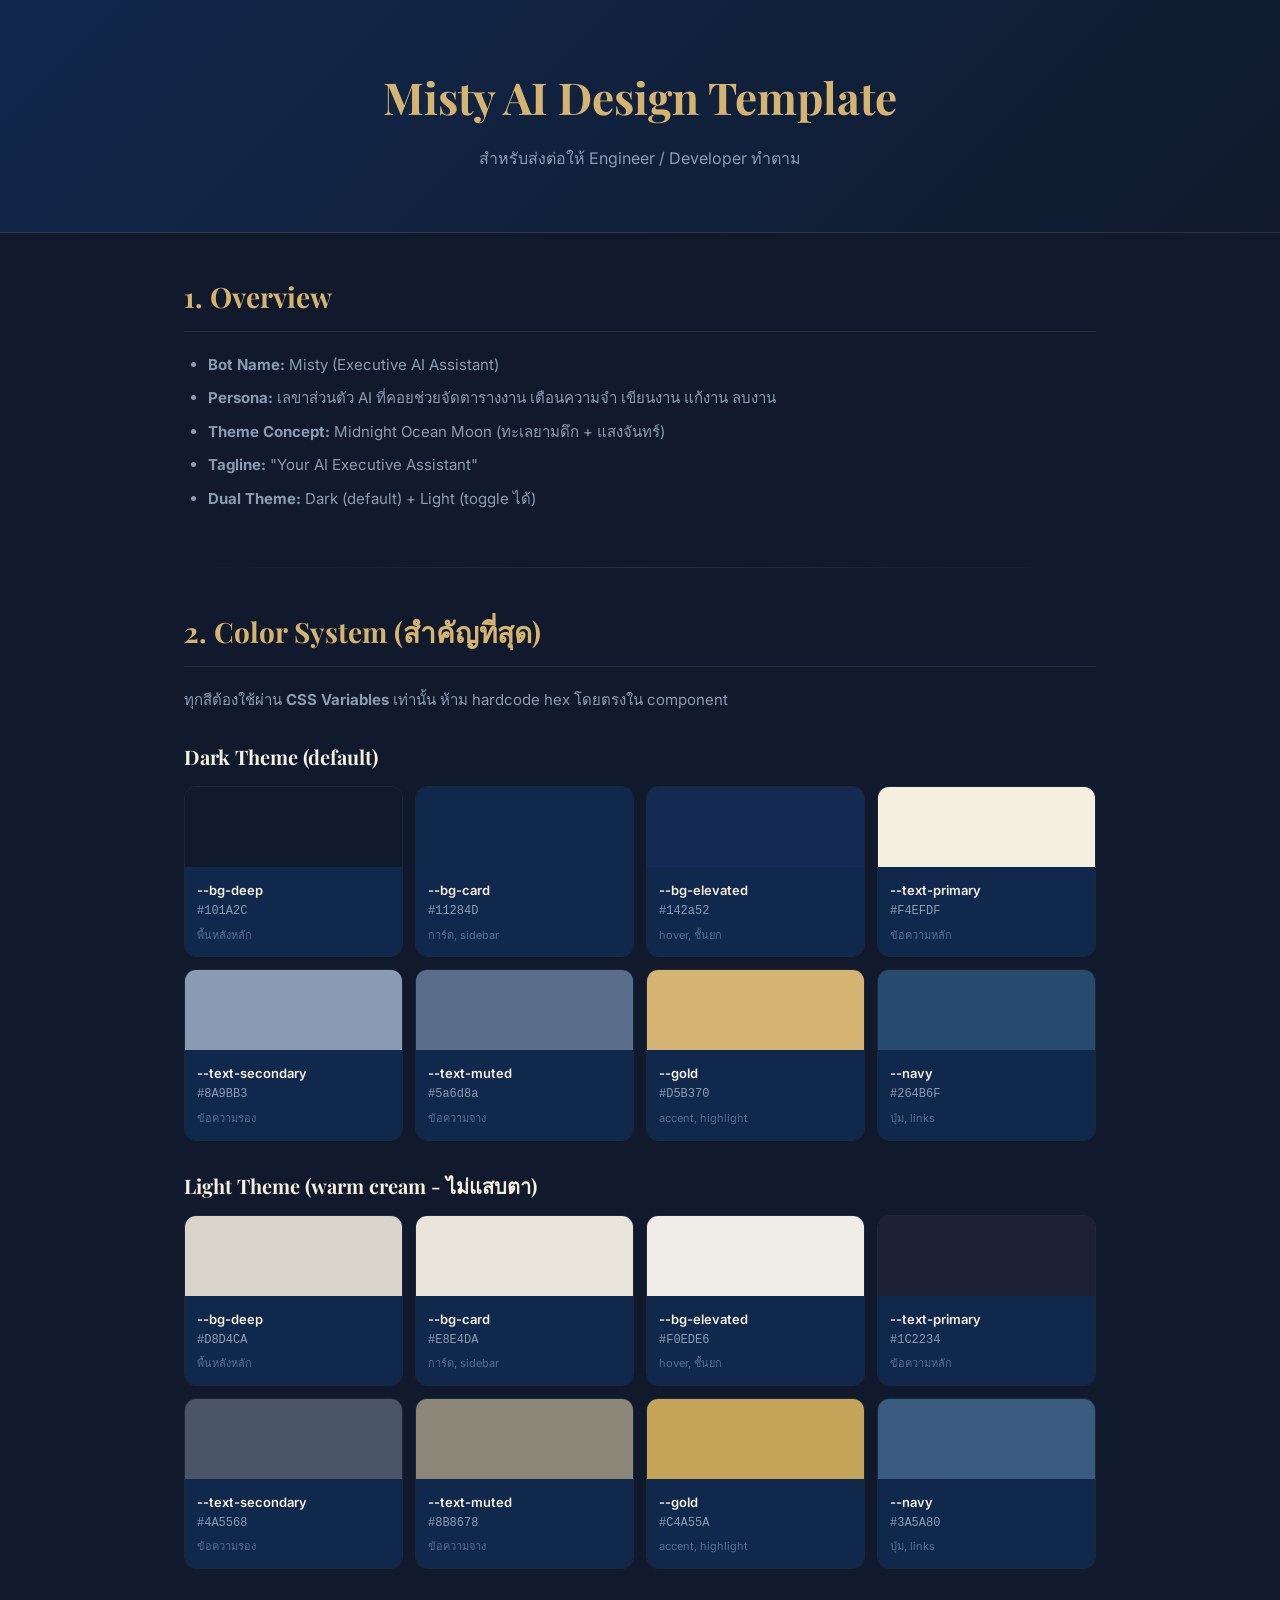
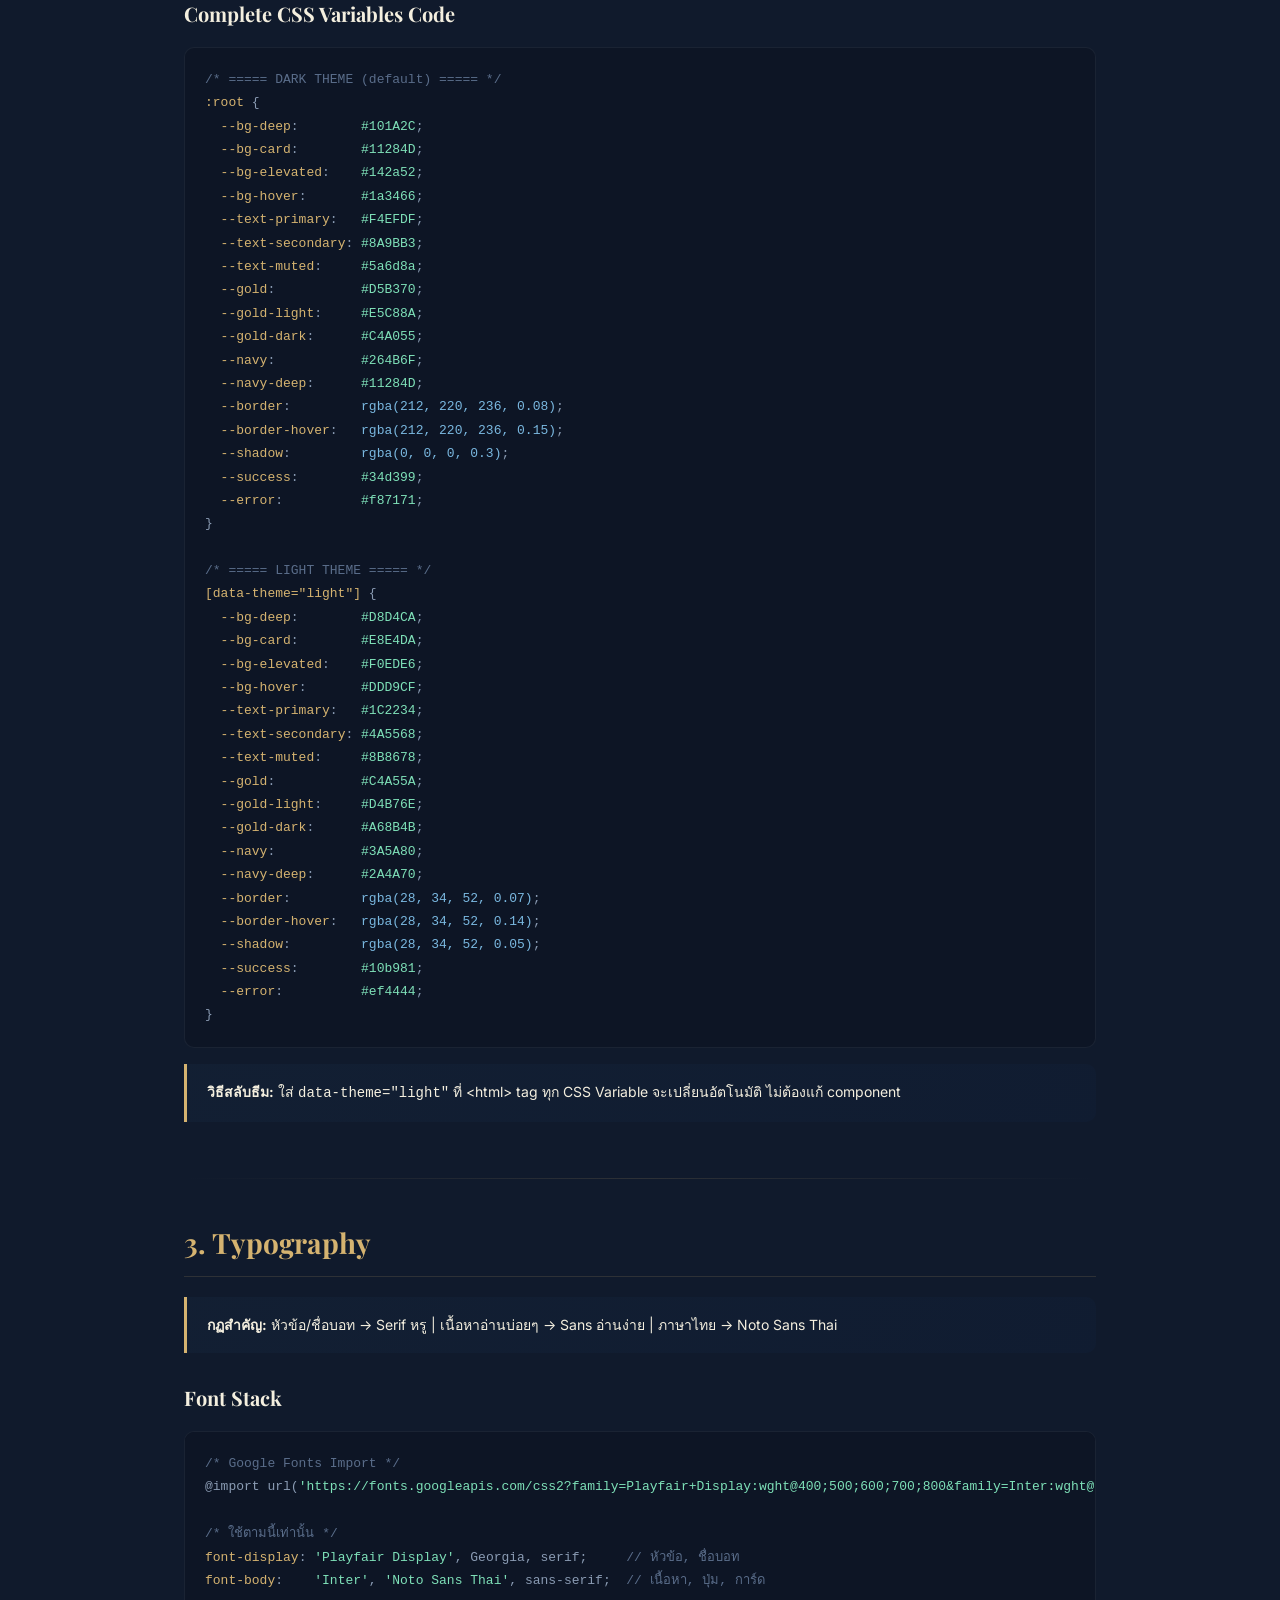
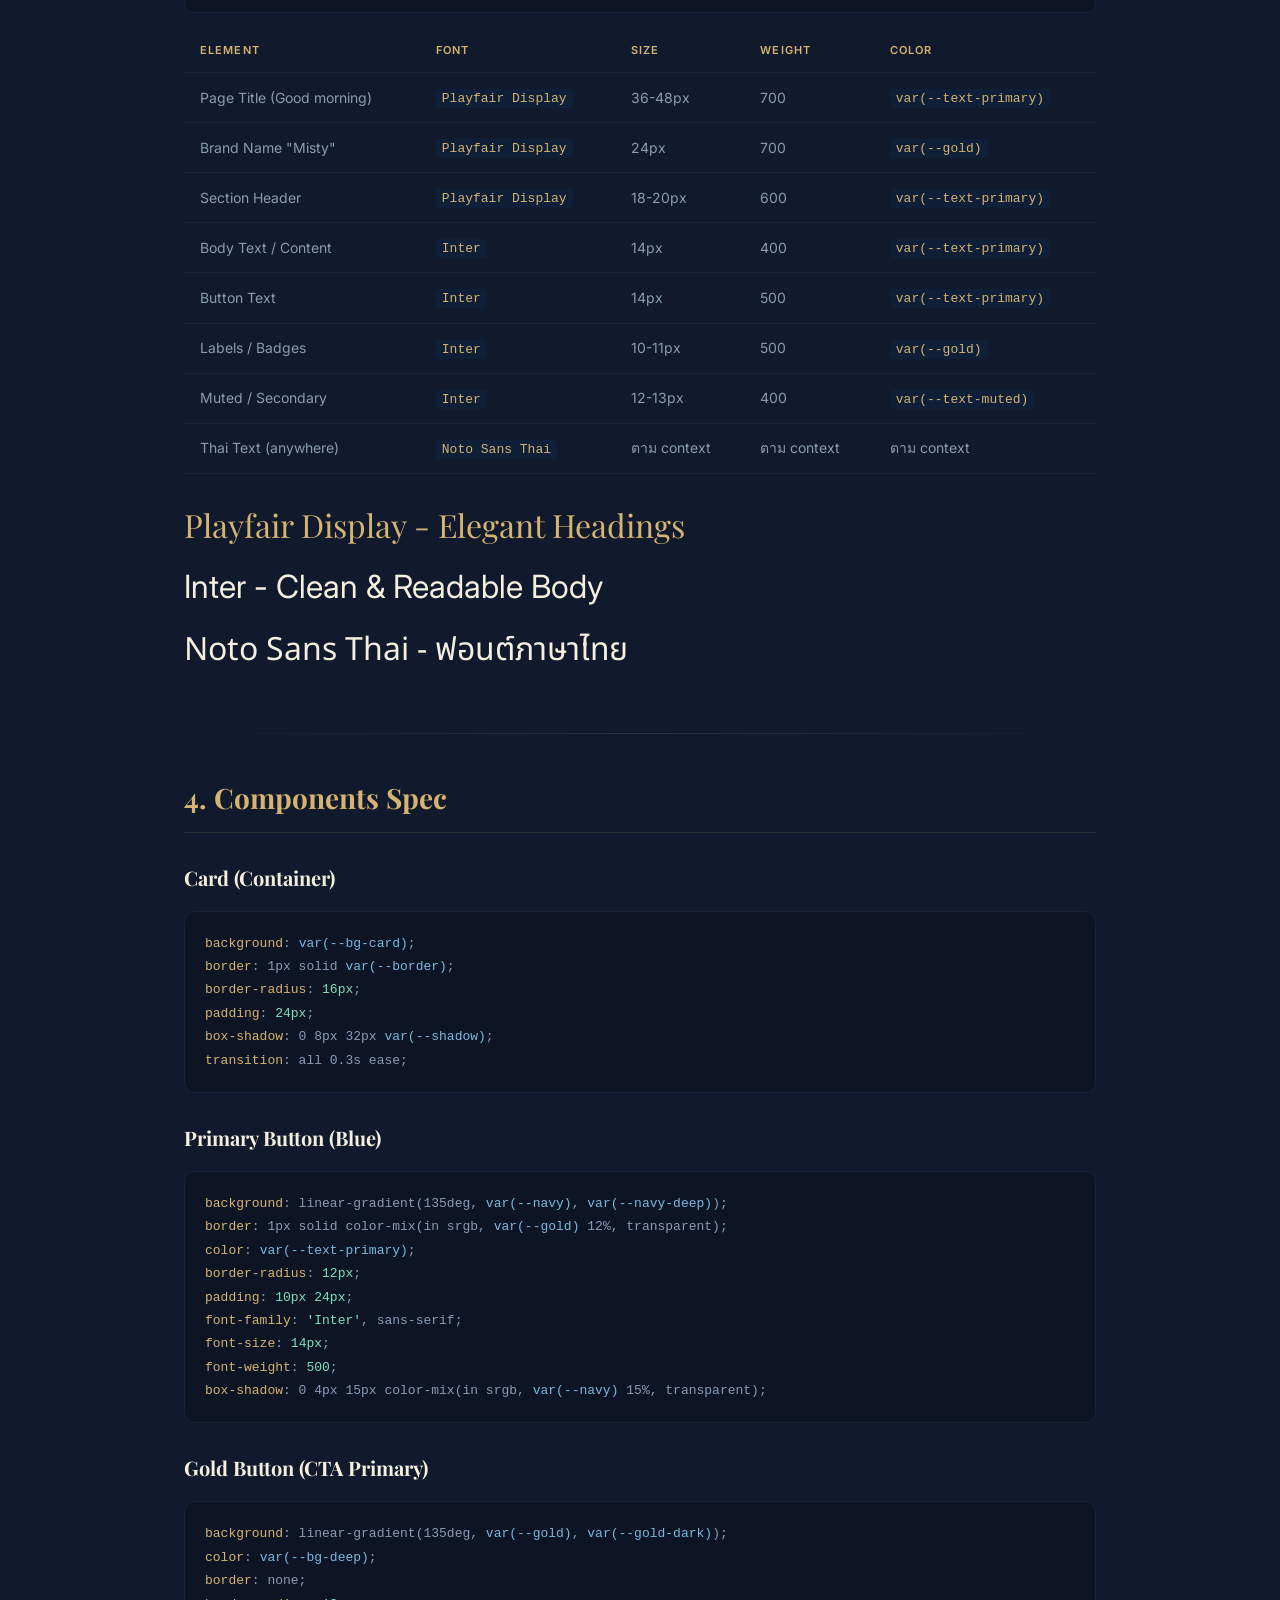
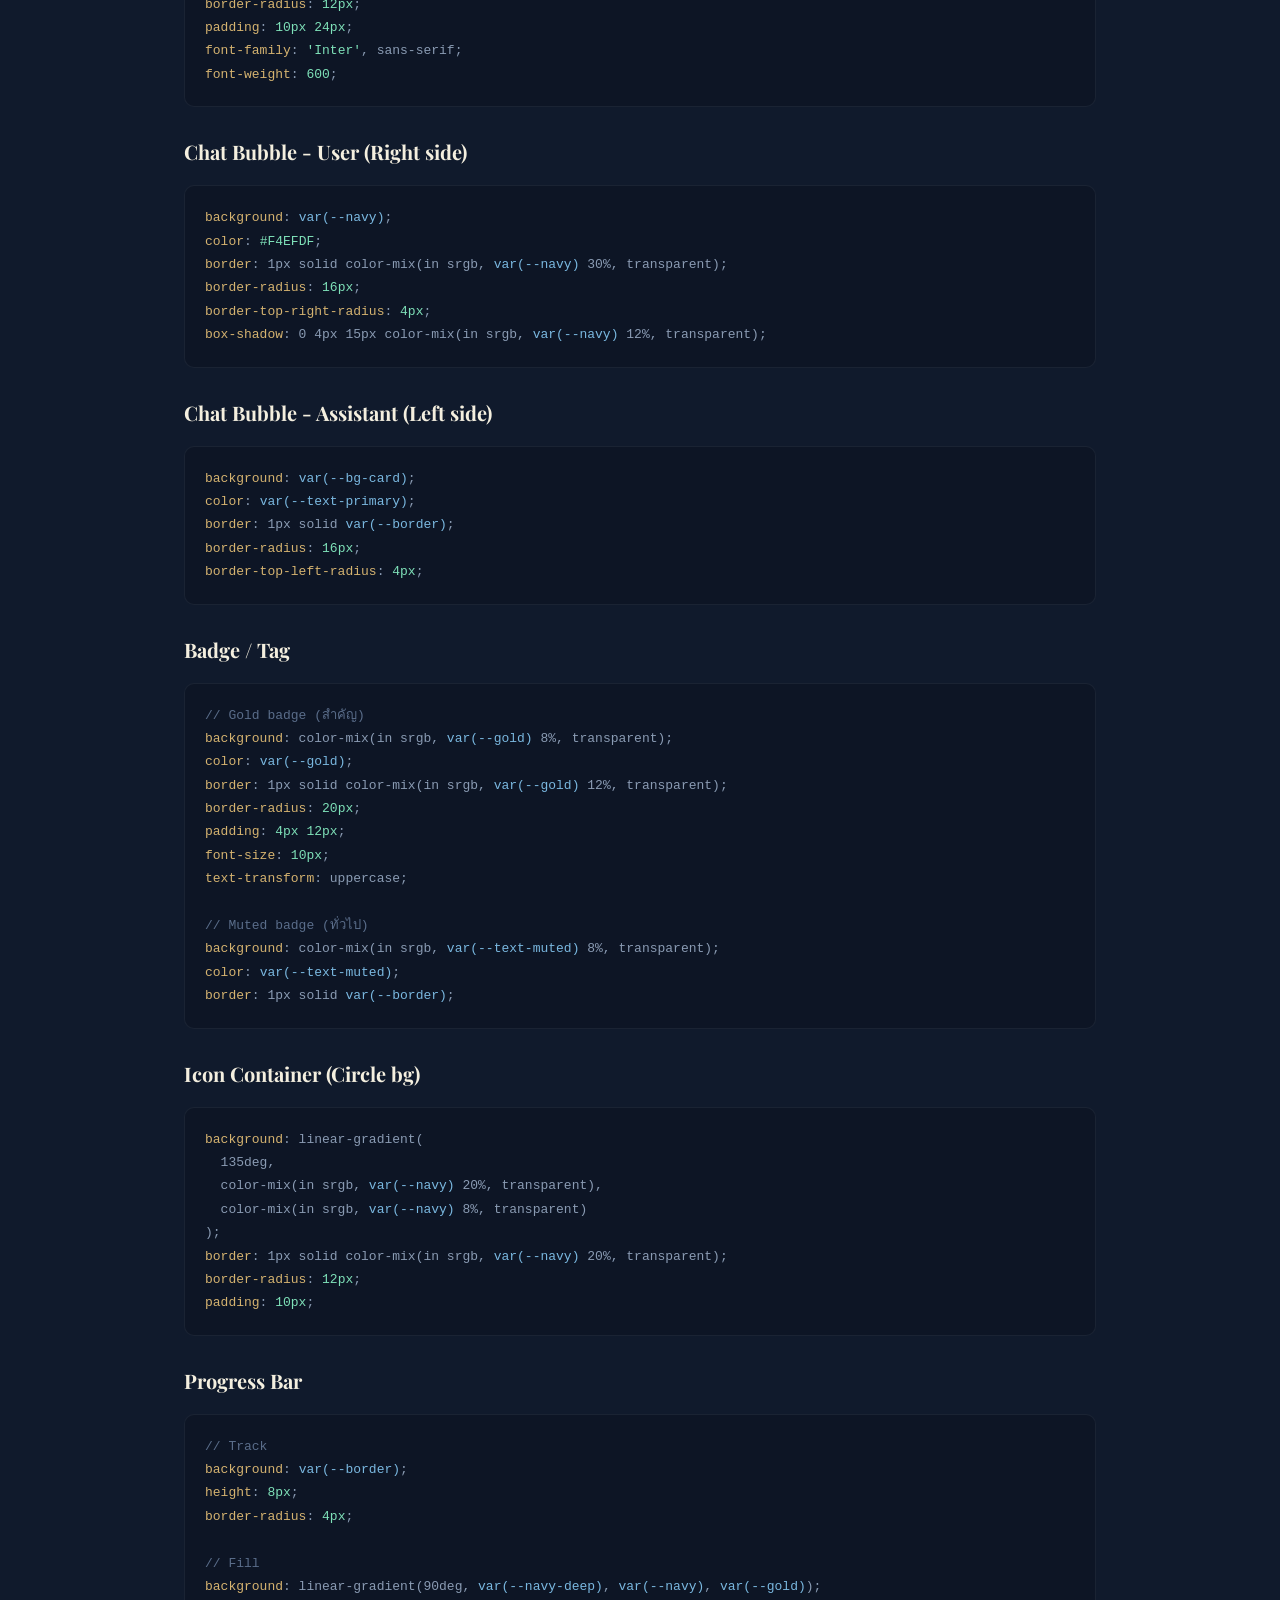
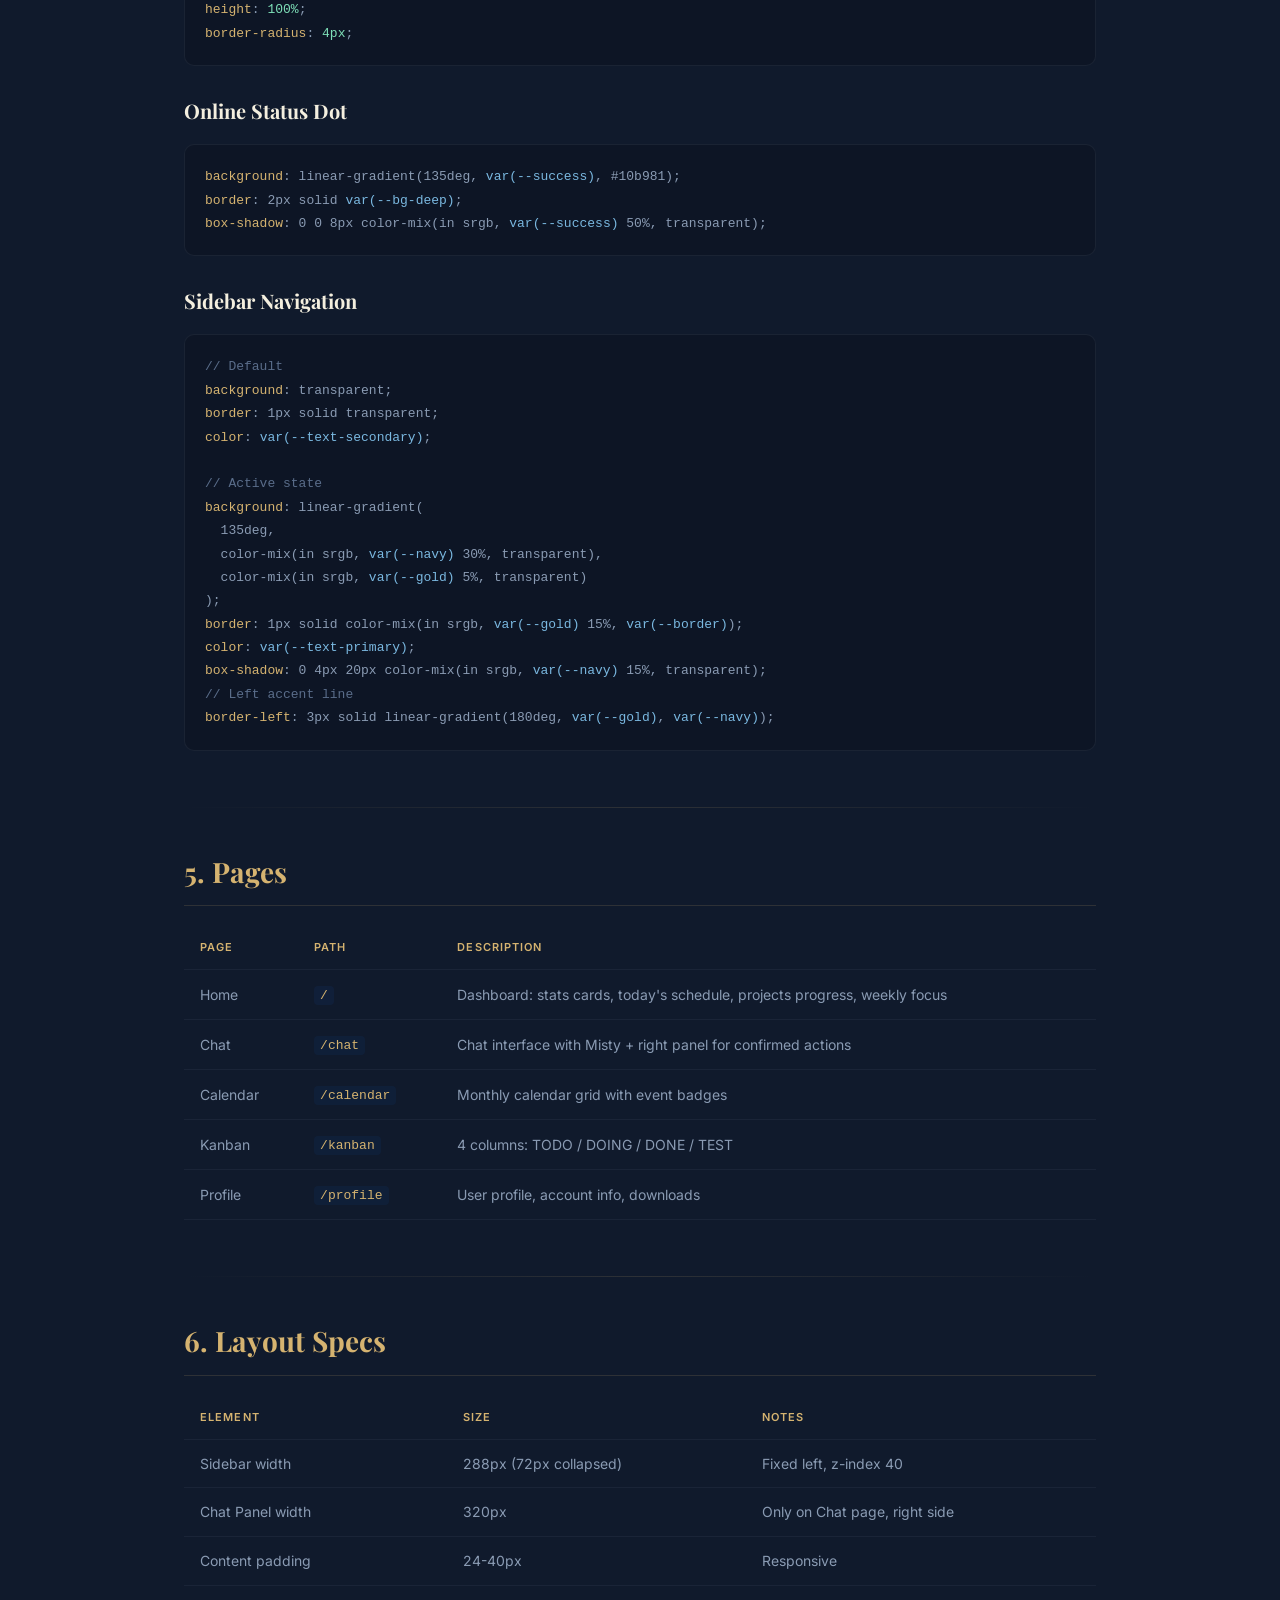
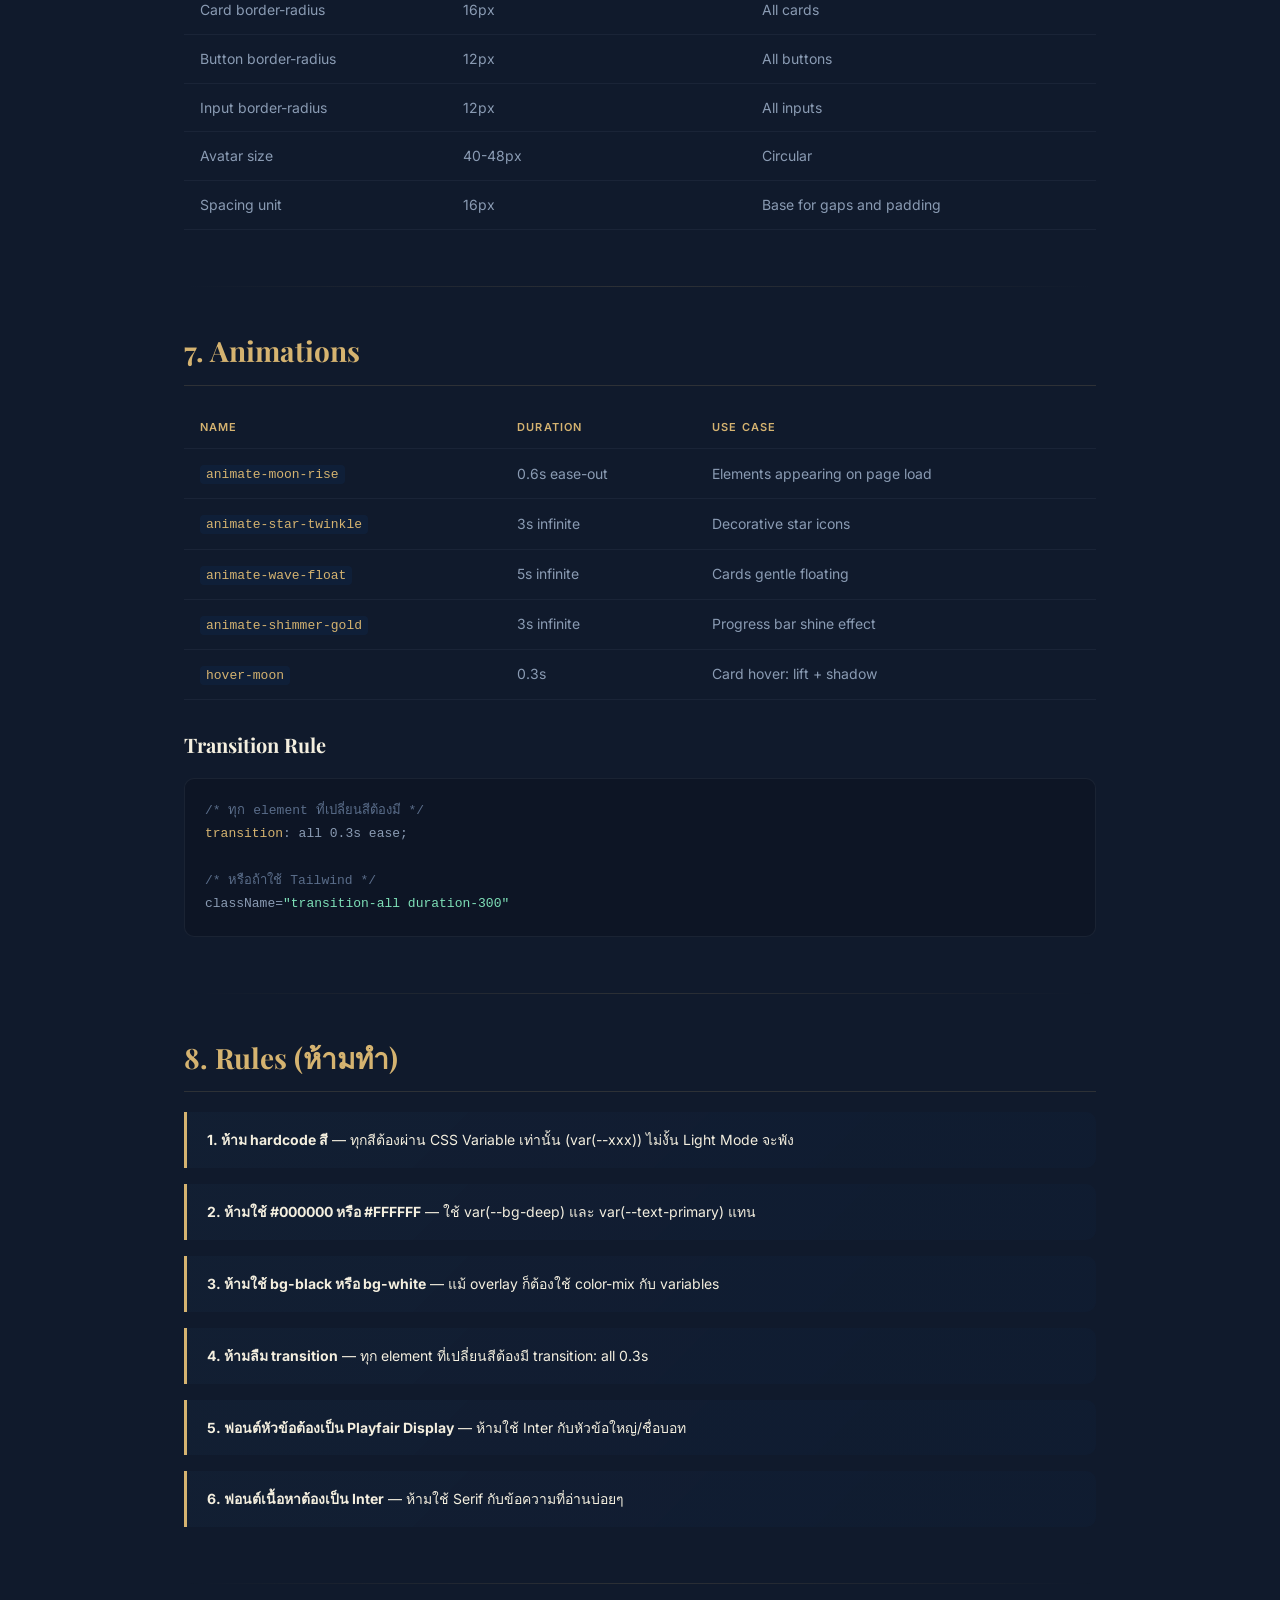
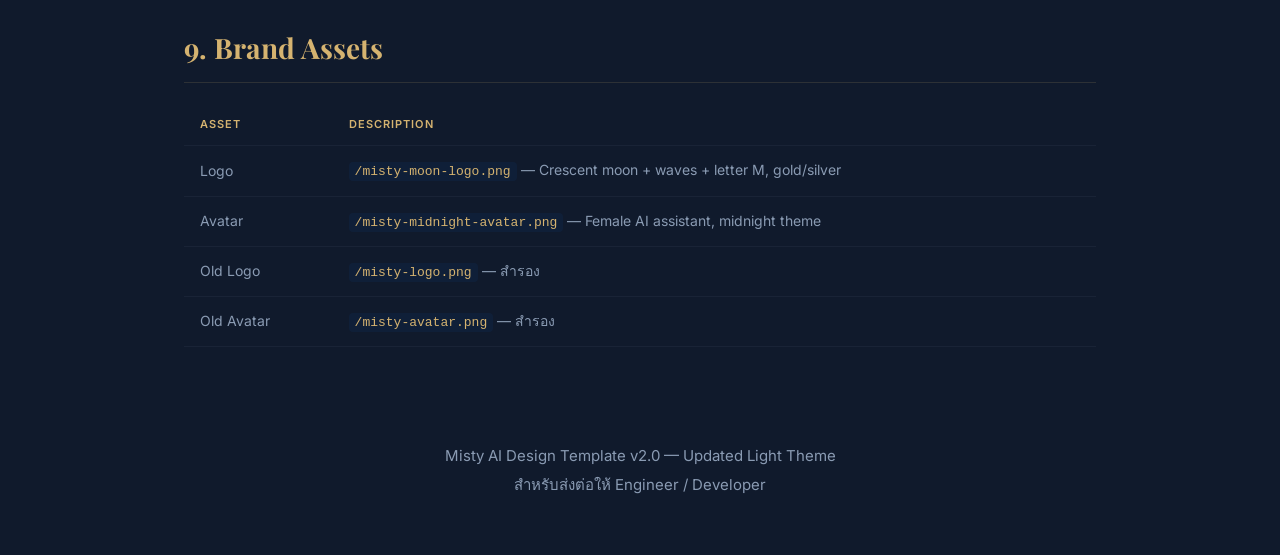
<file: Misty_AI_Design_Template.html>
<!DOCTYPE html>
<html lang="th">
<head>
<meta charset="UTF-8">
<meta name="viewport" content="width=device-width, initial-scale=1.0">
<title>Misty AI - Design Template สำหรับ Engineer</title>
<style>
* { margin: 0; padding: 0; box-sizing: border-box; }
body {
  font-family: 'Inter', system-ui, sans-serif;
  background: #101A2C;
  color: #F4EFDF;
  line-height: 1.7;
}
.container { max-width: 960px; margin: 0 auto; padding: 40px 24px; }
header {
  background: linear-gradient(135deg, #11284D, #101A2C);
  border-bottom: 1px solid rgba(213, 179, 112, 0.15);
  padding: 60px 40px;
  text-align: center;
}
header h1 {
  font-family: 'Playfair Display', Georgia, serif;
  font-size: 44px;
  color: #D5B370;
  margin-bottom: 10px;
}
header p { color: #8A9BB3; font-size: 16px; }

.section { margin-bottom: 56px; }
h2 {
  font-family: 'Playfair Display', Georgia, serif;
  font-size: 28px;
  color: #D5B370;
  margin-bottom: 20px;
  padding-bottom: 10px;
  border-bottom: 1px solid rgba(213, 179, 112, 0.15);
}
h3 {
  font-family: 'Playfair Display', Georgia, serif;
  font-size: 20px;
  color: #F4EFDF;
  margin: 28px 0 12px;
}
p, li { color: #8A9BB3; font-size: 15px; }
ul { padding-left: 24px; margin: 12px 0; }
li { margin-bottom: 8px; }

.colors { display: grid; grid-template-columns: repeat(auto-fill, minmax(180px, 1fr)); gap: 12px; }
.color-box { border-radius: 12px; overflow: hidden; border: 1px solid rgba(138, 155, 179, 0.1); }
.color-swatch { height: 80px; }
.color-info { padding: 12px; background: #11284D; }
.color-name { font-size: 13px; font-weight: 600; color: #F4EFDF; }
.color-hex { font-size: 12px; color: #8A9BB3; font-family: monospace; }
.color-use { font-size: 11px; color: #5a6d8a; margin-top: 4px; }

table { width: 100%; border-collapse: collapse; margin: 16px 0; }
th, td { text-align: left; padding: 12px 16px; border-bottom: 1px solid rgba(138, 155, 179, 0.08); }
th { color: #D5B370; font-size: 11px; text-transform: uppercase; letter-spacing: 0.1em; font-weight: 600; }
td { font-size: 14px; color: #8A9BB3; }
td code { color: #D5B370; font-family: monospace; font-size: 13px; background: rgba(17, 40, 77, 0.4); padding: 2px 6px; border-radius: 4px; }
tr:hover td { background: rgba(213, 179, 112, 0.02); }

.code-block {
  background: #0d1525;
  border: 1px solid rgba(138, 155, 179, 0.1);
  border-radius: 10px;
  padding: 20px;
  margin: 16px 0;
  overflow-x: auto;
}
.code-block pre { color: #8A9BB3; font-size: 13px; line-height: 1.8; }
.code-block .comment { color: #5a6d8a; }
.code-block .key { color: #D5B370; }
.code-block .val { color: #7ab8e0; }
.code-block .str { color: #7ee0b8; }

.note {
  background: linear-gradient(135deg, rgba(38, 75, 111, 0.1), rgba(17, 40, 77, 0.15));
  border-left: 3px solid #D5B370;
  padding: 16px 20px;
  border-radius: 0 10px 10px 0;
  margin: 16px 0;
}
.note p { color: #F4EFDF; font-size: 14px; }

.divider { height: 1px; background: linear-gradient(90deg, transparent, rgba(213, 179, 112, 0.15), transparent); margin: 40px 0; }

.font-sample { font-size: 32px; margin: 8px 0; }
.font-display { font-family: 'Playfair Display', Georgia, serif; color: #D5B370; }
.font-body { font-family: 'Inter', system-ui, sans-serif; color: #F4EFDF; }
.font-thai { font-family: 'Noto Sans Thai', system-ui, sans-serif; color: #F4EFDF; }
</style>
<link href="https://fonts.googleapis.com/css2?family=Playfair+Display:wght@400;600;700&family=Inter:wght@300;400;500;600;700&family=Noto+Sans+Thai:wght@300;400;500;600;700&display=swap" rel="stylesheet">
</head>
<body>

<header>
  <h1>Misty AI Design Template</h1>
  <p>สำหรับส่งต่อให้ Engineer / Developer ทำตาม</p>
</header>

<div class="container">

<!-- ==================== 1. OVERVIEW ==================== -->
<div class="section">
  <h2>1. Overview</h2>
  <ul>
    <li><strong>Bot Name:</strong> Misty (Executive AI Assistant)</li>
    <li><strong>Persona:</strong> เลขาส่วนตัว AI ที่คอยช่วยจัดตารางงาน เตือนความจำ เขียนงาน แก้งาน ลบงาน</li>
    <li><strong>Theme Concept:</strong> Midnight Ocean Moon (ทะเลยามดึก + แสงจันทร์)</li>
    <li><strong>Tagline:</strong> "Your AI Executive Assistant"</li>
    <li><strong>Dual Theme:</strong> Dark (default) + Light (toggle ได้)</li>
  </ul>
</div>

<div class="divider"></div>

<!-- ==================== 2. COLOR SYSTEM ==================== -->
<div class="section">
  <h2>2. Color System (สำคัญที่สุด)</h2>
  <p>ทุกสีต้องใช้ผ่าน <strong>CSS Variables</strong> เท่านั้น ห้าม hardcode hex โดยตรงใน component</p>

  <h3>Dark Theme (default)</h3>
  <div class="colors">
    <div class="color-box"><div class="color-swatch" style="background:#101A2C"></div><div class="color-info"><div class="color-name">--bg-deep</div><div class="color-hex">#101A2C</div><div class="color-use">พื้นหลังหลัก</div></div></div>
    <div class="color-box"><div class="color-swatch" style="background:#11284D"></div><div class="color-info"><div class="color-name">--bg-card</div><div class="color-hex">#11284D</div><div class="color-use">การ์ด, sidebar</div></div></div>
    <div class="color-box"><div class="color-swatch" style="background:#142a52"></div><div class="color-info"><div class="color-name">--bg-elevated</div><div class="color-hex">#142a52</div><div class="color-use">hover, ชั้นยก</div></div></div>
    <div class="color-box"><div class="color-swatch" style="background:#F4EFDF"></div><div class="color-info"><div class="color-name">--text-primary</div><div class="color-hex">#F4EFDF</div><div class="color-use">ข้อความหลัก</div></div></div>
    <div class="color-box"><div class="color-swatch" style="background:#8A9BB3"></div><div class="color-info"><div class="color-name">--text-secondary</div><div class="color-hex">#8A9BB3</div><div class="color-use">ข้อความรอง</div></div></div>
    <div class="color-box"><div class="color-swatch" style="background:#5a6d8a"></div><div class="color-info"><div class="color-name">--text-muted</div><div class="color-hex">#5a6d8a</div><div class="color-use">ข้อความจาง</div></div></div>
    <div class="color-box"><div class="color-swatch" style="background:#D5B370"></div><div class="color-info"><div class="color-name">--gold</div><div class="color-hex">#D5B370</div><div class="color-use">accent, highlight</div></div></div>
    <div class="color-box"><div class="color-swatch" style="background:#264B6F"></div><div class="color-info"><div class="color-name">--navy</div><div class="color-hex">#264B6F</div><div class="color-use">ปุ่ม, links</div></div></div>
  </div>

  <h3>Light Theme (warm cream - ไม่แสบตา)</h3>
  <div class="colors">
    <div class="color-box"><div class="color-swatch" style="background:#D8D4CA"></div><div class="color-info"><div class="color-name">--bg-deep</div><div class="color-hex">#D8D4CA</div><div class="color-use">พื้นหลังหลัก</div></div></div>
    <div class="color-box"><div class="color-swatch" style="background:#E8E4DA"></div><div class="color-info"><div class="color-name">--bg-card</div><div class="color-hex">#E8E4DA</div><div class="color-use">การ์ด, sidebar</div></div></div>
    <div class="color-box"><div class="color-swatch" style="background:#F0EDE6"></div><div class="color-info"><div class="color-name">--bg-elevated</div><div class="color-hex">#F0EDE6</div><div class="color-use">hover, ชั้นยก</div></div></div>
    <div class="color-box"><div class="color-swatch" style="background:#1C2234"></div><div class="color-info"><div class="color-name">--text-primary</div><div class="color-hex">#1C2234</div><div class="color-use">ข้อความหลัก</div></div></div>
    <div class="color-box"><div class="color-swatch" style="background:#4A5568"></div><div class="color-info"><div class="color-name">--text-secondary</div><div class="color-hex">#4A5568</div><div class="color-use">ข้อความรอง</div></div></div>
    <div class="color-box"><div class="color-swatch" style="background:#8B8678"></div><div class="color-info"><div class="color-name">--text-muted</div><div class="color-hex">#8B8678</div><div class="color-use">ข้อความจาง</div></div></div>
    <div class="color-box"><div class="color-swatch" style="background:#C4A55A"></div><div class="color-info"><div class="color-name">--gold</div><div class="color-hex">#C4A55A</div><div class="color-use">accent, highlight</div></div></div>
    <div class="color-box"><div class="color-swatch" style="background:#3A5A80"></div><div class="color-info"><div class="color-name">--navy</div><div class="color-hex">#3A5A80</div><div class="color-use">ปุ่ม, links</div></div></div>
  </div>

  <h3>Complete CSS Variables Code</h3>
  <div class="code-block">
<pre><span class="comment">/* ===== DARK THEME (default) ===== */</span>
<span class="key">:root</span> {
  <span class="key">--bg-deep</span>:        <span class="str">#101A2C</span>;
  <span class="key">--bg-card</span>:        <span class="str">#11284D</span>;
  <span class="key">--bg-elevated</span>:    <span class="str">#142a52</span>;
  <span class="key">--bg-hover</span>:       <span class="str">#1a3466</span>;
  <span class="key">--text-primary</span>:   <span class="str">#F4EFDF</span>;
  <span class="key">--text-secondary</span>: <span class="str">#8A9BB3</span>;
  <span class="key">--text-muted</span>:     <span class="str">#5a6d8a</span>;
  <span class="key">--gold</span>:           <span class="str">#D5B370</span>;
  <span class="key">--gold-light</span>:     <span class="str">#E5C88A</span>;
  <span class="key">--gold-dark</span>:      <span class="str">#C4A055</span>;
  <span class="key">--navy</span>:           <span class="str">#264B6F</span>;
  <span class="key">--navy-deep</span>:      <span class="str">#11284D</span>;
  <span class="key">--border</span>:         <span class="val">rgba(212, 220, 236, 0.08)</span>;
  <span class="key">--border-hover</span>:   <span class="val">rgba(212, 220, 236, 0.15)</span>;
  <span class="key">--shadow</span>:         <span class="val">rgba(0, 0, 0, 0.3)</span>;
  <span class="key">--success</span>:        <span class="str">#34d399</span>;
  <span class="key">--error</span>:          <span class="str">#f87171</span>;
}

<span class="comment">/* ===== LIGHT THEME ===== */</span>
<span class="key">[data-theme="light"]</span> {
  <span class="key">--bg-deep</span>:        <span class="str">#D8D4CA</span>;
  <span class="key">--bg-card</span>:        <span class="str">#E8E4DA</span>;
  <span class="key">--bg-elevated</span>:    <span class="str">#F0EDE6</span>;
  <span class="key">--bg-hover</span>:       <span class="str">#DDD9CF</span>;
  <span class="key">--text-primary</span>:   <span class="str">#1C2234</span>;
  <span class="key">--text-secondary</span>: <span class="str">#4A5568</span>;
  <span class="key">--text-muted</span>:     <span class="str">#8B8678</span>;
  <span class="key">--gold</span>:           <span class="str">#C4A55A</span>;
  <span class="key">--gold-light</span>:     <span class="str">#D4B76E</span>;
  <span class="key">--gold-dark</span>:      <span class="str">#A68B4B</span>;
  <span class="key">--navy</span>:           <span class="str">#3A5A80</span>;
  <span class="key">--navy-deep</span>:      <span class="str">#2A4A70</span>;
  <span class="key">--border</span>:         <span class="val">rgba(28, 34, 52, 0.07)</span>;
  <span class="key">--border-hover</span>:   <span class="val">rgba(28, 34, 52, 0.14)</span>;
  <span class="key">--shadow</span>:         <span class="val">rgba(28, 34, 52, 0.05)</span>;
  <span class="key">--success</span>:        <span class="str">#10b981</span>;
  <span class="key">--error</span>:          <span class="str">#ef4444</span>;
}
</pre>
  </div>

  <div class="note">
    <p><strong>วิธีสลับธีม:</strong> ใส่ <code>data-theme="light"</code> ที่ &lt;html&gt; tag ทุก CSS Variable จะเปลี่ยนอัตโนมัติ ไม่ต้องแก้ component</p>
  </div>
</div>

<div class="divider"></div>

<!-- ==================== 3. TYPOGRAPHY ==================== -->
<div class="section">
  <h2>3. Typography</h2>
  <div class="note">
    <p><strong>กฏสำคัญ:</strong> หัวข้อ/ชื่อบอท → Serif หรู | เนื้อหาอ่านบ่อยๆ → Sans อ่านง่าย | ภาษาไทย → Noto Sans Thai</p>
  </div>

  <h3>Font Stack</h3>
  <div class="code-block">
<pre><span class="comment">/* Google Fonts Import */</span>
@import url(<span class="str">'https://fonts.googleapis.com/css2?family=Playfair+Display:wght@400;500;600;700;800&family=Inter:wght@300;400;500;600;700;800&family=Noto+Sans+Thai:wght@300;400;500;600;700&display=swap'</span>);

<span class="comment">/* ใช้ตามนี้เท่านั้น */</span>
<span class="key">font-display</span>: <span class="str">'Playfair Display'</span>, Georgia, serif;     <span class="comment">// หัวข้อ, ชื่อบอท</span>
<span class="key">font-body</span>:    <span class="str">'Inter'</span>, <span class="str">'Noto Sans Thai'</span>, sans-serif;  <span class="comment">// เนื้อหา, ปุ่ม, การ์ด</span>
</pre>
  </div>

  <table>
    <thead><tr><th>Element</th><th>Font</th><th>Size</th><th>Weight</th><th>Color</th></tr></thead>
    <tbody>
      <tr><td>Page Title (Good morning)</td><td><code>Playfair Display</code></td><td>36-48px</td><td>700</td><td><code>var(--text-primary)</code></td></tr>
      <tr><td>Brand Name "Misty"</td><td><code>Playfair Display</code></td><td>24px</td><td>700</td><td><code>var(--gold)</code></td></tr>
      <tr><td>Section Header</td><td><code>Playfair Display</code></td><td>18-20px</td><td>600</td><td><code>var(--text-primary)</code></td></tr>
      <tr><td>Body Text / Content</td><td><code>Inter</code></td><td>14px</td><td>400</td><td><code>var(--text-primary)</code></td></tr>
      <tr><td>Button Text</td><td><code>Inter</code></td><td>14px</td><td>500</td><td><code>var(--text-primary)</code></td></tr>
      <tr><td>Labels / Badges</td><td><code>Inter</code></td><td>10-11px</td><td>500</td><td><code>var(--gold)</code></td></tr>
      <tr><td>Muted / Secondary</td><td><code>Inter</code></td><td>12-13px</td><td>400</td><td><code>var(--text-muted)</code></td></tr>
      <tr><td>Thai Text (anywhere)</td><td><code>Noto Sans Thai</code></td><td>ตาม context</td><td>ตาม context</td><td>ตาม context</td></tr>
    </tbody>
  </table>

  <div style="margin-top:24px">
    <div class="font-sample font-display">Playfair Display - Elegant Headings</div>
    <div class="font-sample font-body">Inter - Clean & Readable Body</div>
    <div class="font-sample font-thai">Noto Sans Thai - ฟอนต์ภาษาไทย</div>
  </div>
</div>

<div class="divider"></div>

<!-- ==================== 4. COMPONENTS ==================== -->
<div class="section">
  <h2>4. Components Spec</h2>

  <h3>Card (Container)</h3>
  <div class="code-block">
<pre><span class="key">background</span>: <span class="val">var(--bg-card)</span>;
<span class="key">border</span>: 1px solid <span class="val">var(--border)</span>;
<span class="key">border-radius</span>: <span class="str">16px</span>;
<span class="key">padding</span>: <span class="str">24px</span>;
<span class="key">box-shadow</span>: 0 8px 32px <span class="val">var(--shadow)</span>;
<span class="key">transition</span>: all 0.3s ease;
</pre>
  </div>

  <h3>Primary Button (Blue)</h3>
  <div class="code-block">
<pre><span class="key">background</span>: linear-gradient(135deg, <span class="val">var(--navy)</span>, <span class="val">var(--navy-deep)</span>);
<span class="key">border</span>: 1px solid color-mix(in srgb, <span class="val">var(--gold)</span> 12%, transparent);
<span class="key">color</span>: <span class="val">var(--text-primary)</span>;
<span class="key">border-radius</span>: <span class="str">12px</span>;
<span class="key">padding</span>: <span class="str">10px 24px</span>;
<span class="key">font-family</span>: <span class="str">'Inter'</span>, sans-serif;
<span class="key">font-size</span>: <span class="str">14px</span>;
<span class="key">font-weight</span>: <span class="str">500</span>;
<span class="key">box-shadow</span>: 0 4px 15px color-mix(in srgb, <span class="val">var(--navy)</span> 15%, transparent);
</pre>
  </div>

  <h3>Gold Button (CTA Primary)</h3>
  <div class="code-block">
<pre><span class="key">background</span>: linear-gradient(135deg, <span class="val">var(--gold)</span>, <span class="val">var(--gold-dark)</span>);
<span class="key">color</span>: <span class="val">var(--bg-deep)</span>;
<span class="key">border</span>: none;
<span class="key">border-radius</span>: <span class="str">12px</span>;
<span class="key">padding</span>: <span class="str">10px 24px</span>;
<span class="key">font-family</span>: <span class="str">'Inter'</span>, sans-serif;
<span class="key">font-weight</span>: <span class="str">600</span>;
</pre>
  </div>

  <h3>Chat Bubble - User (Right side)</h3>
  <div class="code-block">
<pre><span class="key">background</span>: <span class="val">var(--navy)</span>;
<span class="key">color</span>: <span class="str">#F4EFDF</span>;
<span class="key">border</span>: 1px solid color-mix(in srgb, <span class="val">var(--navy)</span> 30%, transparent);
<span class="key">border-radius</span>: <span class="str">16px</span>;
<span class="key">border-top-right-radius</span>: <span class="str">4px</span>;
<span class="key">box-shadow</span>: 0 4px 15px color-mix(in srgb, <span class="val">var(--navy)</span> 12%, transparent);
</pre>
  </div>

  <h3>Chat Bubble - Assistant (Left side)</h3>
  <div class="code-block">
<pre><span class="key">background</span>: <span class="val">var(--bg-card)</span>;
<span class="key">color</span>: <span class="val">var(--text-primary)</span>;
<span class="key">border</span>: 1px solid <span class="val">var(--border)</span>;
<span class="key">border-radius</span>: <span class="str">16px</span>;
<span class="key">border-top-left-radius</span>: <span class="str">4px</span>;
</pre>
  </div>

  <h3>Badge / Tag</h3>
  <div class="code-block">
<pre><span class="comment">// Gold badge (สำคัญ)</span>
<span class="key">background</span>: color-mix(in srgb, <span class="val">var(--gold)</span> 8%, transparent);
<span class="key">color</span>: <span class="val">var(--gold)</span>;
<span class="key">border</span>: 1px solid color-mix(in srgb, <span class="val">var(--gold)</span> 12%, transparent);
<span class="key">border-radius</span>: <span class="str">20px</span>;
<span class="key">padding</span>: <span class="str">4px 12px</span>;
<span class="key">font-size</span>: <span class="str">10px</span>;
<span class="key">text-transform</span>: uppercase;

<span class="comment">// Muted badge (ทั่วไป)</span>
<span class="key">background</span>: color-mix(in srgb, <span class="val">var(--text-muted)</span> 8%, transparent);
<span class="key">color</span>: <span class="val">var(--text-muted)</span>;
<span class="key">border</span>: 1px solid <span class="val">var(--border)</span>;
</pre>
  </div>

  <h3>Icon Container (Circle bg)</h3>
  <div class="code-block">
<pre><span class="key">background</span>: linear-gradient(
  135deg,
  color-mix(in srgb, <span class="val">var(--navy)</span> 20%, transparent),
  color-mix(in srgb, <span class="val">var(--navy)</span> 8%, transparent)
);
<span class="key">border</span>: 1px solid color-mix(in srgb, <span class="val">var(--navy)</span> 20%, transparent);
<span class="key">border-radius</span>: <span class="str">12px</span>;
<span class="key">padding</span>: <span class="str">10px</span>;
</pre>
  </div>

  <h3>Progress Bar</h3>
  <div class="code-block">
<pre><span class="comment">// Track</span>
<span class="key">background</span>: <span class="val">var(--border)</span>;
<span class="key">height</span>: <span class="str">8px</span>;
<span class="key">border-radius</span>: <span class="str">4px</span>;

<span class="comment">// Fill</span>
<span class="key">background</span>: linear-gradient(90deg, <span class="val">var(--navy-deep)</span>, <span class="val">var(--navy)</span>, <span class="val">var(--gold)</span>);
<span class="key">height</span>: <span class="str">100%</span>;
<span class="key">border-radius</span>: <span class="str">4px</span>;
</pre>
  </div>

  <h3>Online Status Dot</h3>
  <div class="code-block">
<pre><span class="key">background</span>: linear-gradient(135deg, <span class="val">var(--success)</span>, #10b981);
<span class="key">border</span>: 2px solid <span class="val">var(--bg-deep)</span>;
<span class="key">box-shadow</span>: 0 0 8px color-mix(in srgb, <span class="val">var(--success)</span> 50%, transparent);
</pre>
  </div>

  <h3>Sidebar Navigation</h3>
  <div class="code-block">
<pre><span class="comment">// Default</span>
<span class="key">background</span>: transparent;
<span class="key">border</span>: 1px solid transparent;
<span class="key">color</span>: <span class="val">var(--text-secondary)</span>;

<span class="comment">// Active state</span>
<span class="key">background</span>: linear-gradient(
  135deg,
  color-mix(in srgb, <span class="val">var(--navy)</span> 30%, transparent),
  color-mix(in srgb, <span class="val">var(--gold)</span> 5%, transparent)
);
<span class="key">border</span>: 1px solid color-mix(in srgb, <span class="val">var(--gold)</span> 15%, <span class="val">var(--border)</span>);
<span class="key">color</span>: <span class="val">var(--text-primary)</span>;
<span class="key">box-shadow</span>: 0 4px 20px color-mix(in srgb, <span class="val">var(--navy)</span> 15%, transparent);
<span class="comment">// Left accent line</span>
<span class="key">border-left</span>: 3px solid linear-gradient(180deg, <span class="val">var(--gold)</span>, <span class="val">var(--navy)</span>);
</pre>
  </div>
</div>

<div class="divider"></div>

<!-- ==================== 5. PAGES ==================== -->
<div class="section">
  <h2>5. Pages</h2>
  <table>
    <thead><tr><th>Page</th><th>Path</th><th>Description</th></tr></thead>
    <tbody>
      <tr><td>Home</td><td><code>/</code></td><td>Dashboard: stats cards, today's schedule, projects progress, weekly focus</td></tr>
      <tr><td>Chat</td><td><code>/chat</code></td><td>Chat interface with Misty + right panel for confirmed actions</td></tr>
      <tr><td>Calendar</td><td><code>/calendar</code></td><td>Monthly calendar grid with event badges</td></tr>
      <tr><td>Kanban</td><td><code>/kanban</code></td><td>4 columns: TODO / DOING / DONE / TEST</td></tr>
      <tr><td>Profile</td><td><code>/profile</code></td><td>User profile, account info, downloads</td></tr>
    </tbody>
  </table>
</div>

<div class="divider"></div>

<!-- ==================== 6. LAYOUT ==================== -->
<div class="section">
  <h2>6. Layout Specs</h2>
  <table>
    <thead><tr><th>Element</th><th>Size</th><th>Notes</th></tr></thead>
    <tbody>
      <tr><td>Sidebar width</td><td>288px (72px collapsed)</td><td>Fixed left, z-index 40</td></tr>
      <tr><td>Chat Panel width</td><td>320px</td><td>Only on Chat page, right side</td></tr>
      <tr><td>Content padding</td><td>24-40px</td><td>Responsive</td></tr>
      <tr><td>Card border-radius</td><td>16px</td><td>All cards</td></tr>
      <tr><td>Button border-radius</td><td>12px</td><td>All buttons</td></tr>
      <tr><td>Input border-radius</td><td>12px</td><td>All inputs</td></tr>
      <tr><td>Avatar size</td><td>40-48px</td><td>Circular</td></tr>
      <tr><td>Spacing unit</td><td>16px</td><td>Base for gaps and padding</td></tr>
    </tbody>
  </table>
</div>

<div class="divider"></div>

<!-- ==================== 7. ANIMATIONS ==================== -->
<div class="section">
  <h2>7. Animations</h2>
  <table>
    <thead><tr><th>Name</th><th>Duration</th><th>Use Case</th></tr></thead>
    <tbody>
      <tr><td><code>animate-moon-rise</code></td><td>0.6s ease-out</td><td>Elements appearing on page load</td></tr>
      <tr><td><code>animate-star-twinkle</code></td><td>3s infinite</td><td>Decorative star icons</td></tr>
      <tr><td><code>animate-wave-float</code></td><td>5s infinite</td><td>Cards gentle floating</td></tr>
      <tr><td><code>animate-shimmer-gold</code></td><td>3s infinite</td><td>Progress bar shine effect</td></tr>
      <tr><td><code>hover-moon</code></td><td>0.3s</td><td>Card hover: lift + shadow</td></tr>
    </tbody>
  </table>

  <h3>Transition Rule</h3>
  <div class="code-block">
<pre><span class="comment">/* ทุก element ที่เปลี่ยนสีต้องมี */</span>
<span class="key">transition</span>: all 0.3s ease;

<span class="comment">/* หรือถ้าใช้ Tailwind */</span>
className=<span class="str">"transition-all duration-300"</span>
</pre>
  </div>
</div>

<div class="divider"></div>

<!-- ==================== 8. RULES ==================== -->
<div class="section">
  <h2>8. Rules (ห้ามทำ)</h2>

  <div class="note"><p><strong>1. ห้าม hardcode สี</strong> — ทุกสีต้องผ่าน CSS Variable เท่านั้น (var(--xxx)) ไม่งั้น Light Mode จะพัง</p></div>
  <div class="note"><p><strong>2. ห้ามใช้ #000000 หรือ #FFFFFF</strong> — ใช้ var(--bg-deep) และ var(--text-primary) แทน</p></div>
  <div class="note"><p><strong>3. ห้ามใช้ bg-black หรือ bg-white</strong> — แม้ overlay ก็ต้องใช้ color-mix กับ variables</p></div>
  <div class="note"><p><strong>4. ห้ามลืม transition</strong> — ทุก element ที่เปลี่ยนสีต้องมี transition: all 0.3s</p></div>
  <div class="note"><p><strong>5. ฟอนต์หัวข้อต้องเป็น Playfair Display</strong> — ห้ามใช้ Inter กับหัวข้อใหญ่/ชื่อบอท</p></div>
  <div class="note"><p><strong>6. ฟอนต์เนื้อหาต้องเป็น Inter</strong> — ห้ามใช้ Serif กับข้อความที่อ่านบ่อยๆ</p></div>
</div>

<div class="divider"></div>

<!-- ==================== 9. BRAND ASSETS ==================== -->
<div class="section">
  <h2>9. Brand Assets</h2>
  <table>
    <thead><tr><th>Asset</th><th>Description</th></tr></thead>
    <tbody>
      <tr><td>Logo</td><td><code>/misty-moon-logo.png</code> — Crescent moon + waves + letter M, gold/silver</td></tr>
      <tr><td>Avatar</td><td><code>/misty-midnight-avatar.png</code> — Female AI assistant, midnight theme</td></tr>
      <tr><td>Old Logo</td><td><code>/misty-logo.png</code> — สำรอง</td></tr>
      <tr><td>Old Avatar</td><td><code>/misty-avatar.png</code> — สำรอง</td></tr>
    </tbody>
  </table>
</div>

<div style="text-align:center; padding: 40px 0; color: #5a6d8a; font-size: 13px;">
  <p>Misty AI Design Template v2.0 — Updated Light Theme</p>
  <p style="margin-top:4px">สำหรับส่งต่อให้ Engineer / Developer</p>
</div>

</div>
</body>
</html>
</file>
